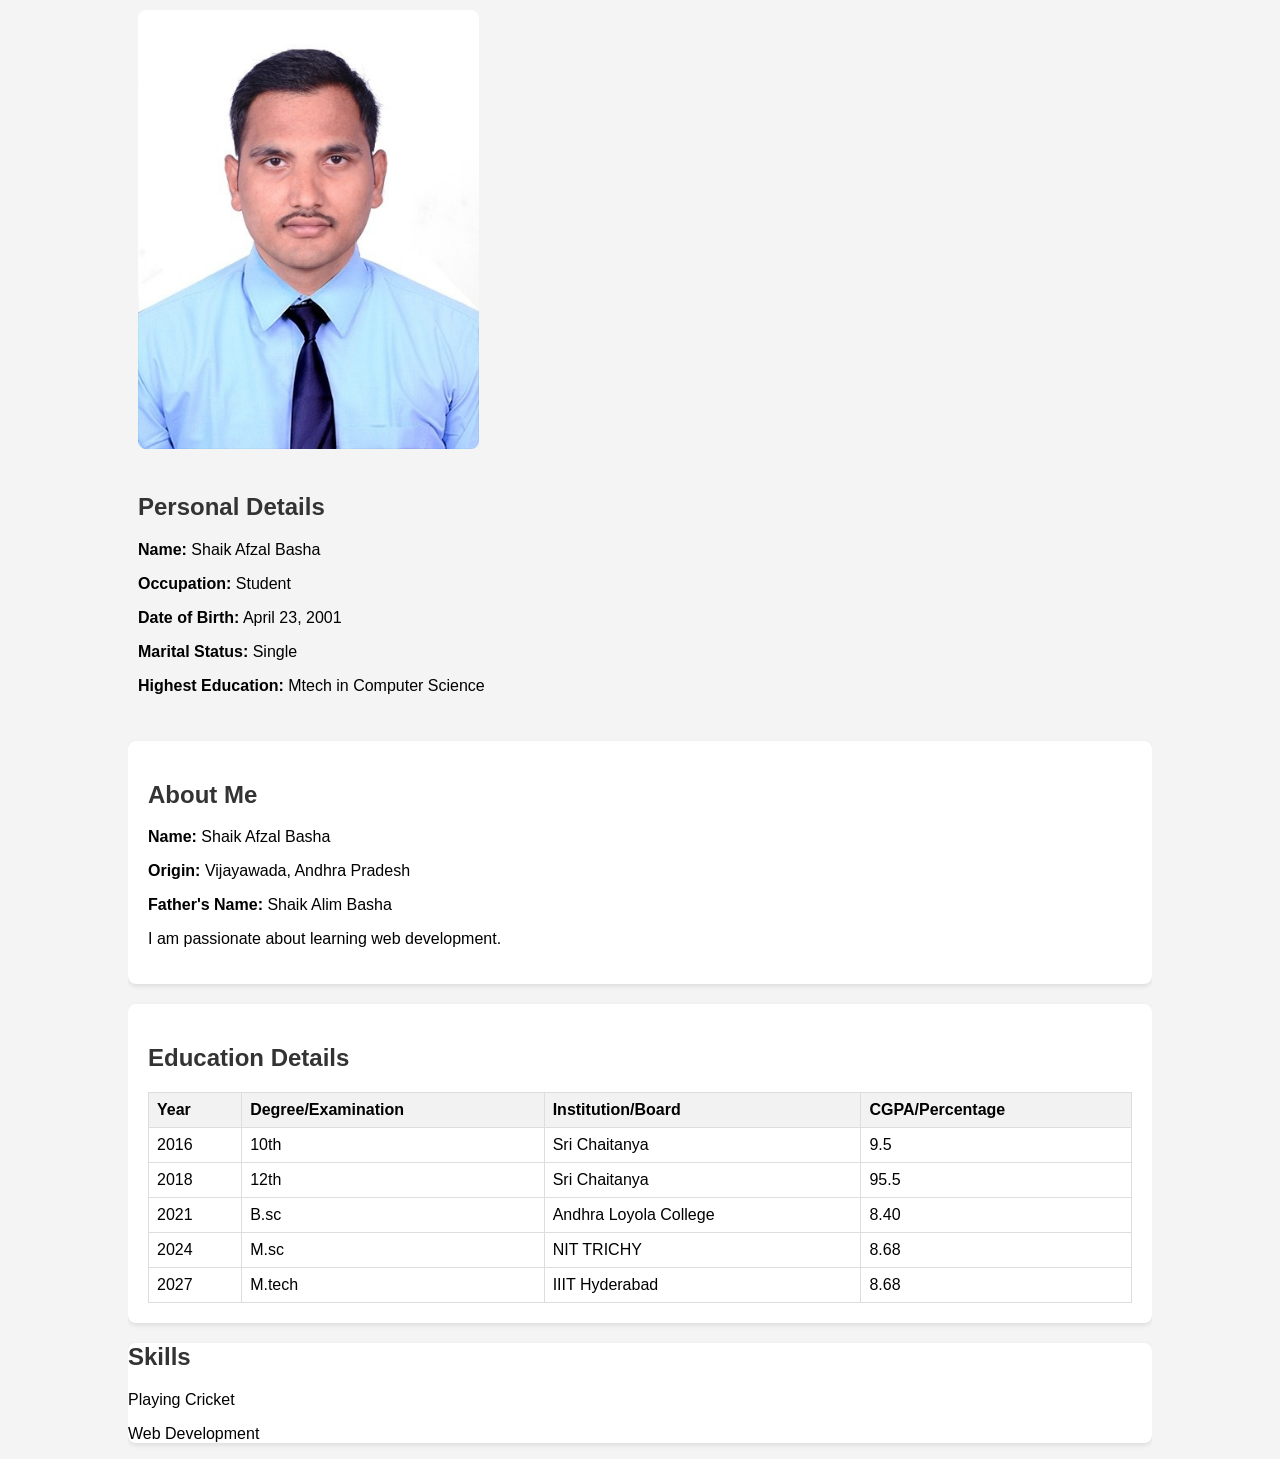
<file: index.html>
<!DOCTYPE html>
<html lang="en">
<head>
    <meta charset="UTF-8">
    <meta name="viewport" content="width=device-width, initial-scale=1.0">
    <title>Personal Profile</title>
    <link rel="stylesheet" href="styles/main.css">
</head>
<body>
    <div class="container">
        <div class="row">
            <div class="column column-4">
                <img src="assets\images\profile1.jpg" alt="Profile Picture">
            </div>
            <div class="column column-8">
                <h2>Personal Details</h2>
                <p><strong>Name:</strong> Shaik Afzal Basha</p>
                <p><strong>Occupation:</strong> Student</p>
                <p><strong>Date of Birth:</strong> April 23, 2001</p>
                <p><strong>Marital Status:</strong> Single</p>
                <p><strong>Highest Education:</strong> Mtech in Computer Science</p>
            </div>
        </div>

        <div class="about-me">
            <h2>About Me</h2>
            <p><strong>Name:</strong> Shaik Afzal Basha</p>
            <p><strong>Origin:</strong> Vijayawada, Andhra Pradesh</p>
            <p><strong>Father's Name:</strong> Shaik Alim Basha</p>
            <p>I am passionate about learning web development.</p>
        </div>

        <div class="education">
            <h2>Education Details</h2>
            <table>
                <thead>
                    <tr>
                        <th>Year</th>
                        <th>Degree/Examination</th>
                        <th>Institution/Board</th>
                        <th>CGPA/Percentage</th>
                    </tr>
                </thead>
                <tbody>
                    <tr>
                        <td>2016</td>
                        <td>10th</td>
                        <td>Sri Chaitanya</td>
                        <td>9.5</td>
                    </tr>
                    <tr>
                        <td>2018</td>
                        <td>12th</td>
                        <td>Sri Chaitanya</td>
                        <td>95.5</td>
                    </tr>
                    <tr>
                        <td>2021</td>
                        <td>B.sc</td>
                        <td>Andhra Loyola College</td>
                        <td>8.40</td>
                    </tr>
                    <tr>
                        <td>2024</td>
                        <td>M.sc</td>
                        <td>NIT TRICHY</td>
                        <td>8.68</td>
                    </tr>
                    <tr>
                        <td>2027</td>
                        <td>M.tech</td>
                        <td>IIIT Hyderabad</td>
                        <td>8.68</td>
                    </tr>
                </tbody>
            </table>
        </div>

        <div class="skills">
            <h2>Skills</h2>
            <p>Playing Cricket</p>
            <p>Web Development</p>
        </div>
    </div>
    <script>
        // --- JavaScript for Interactivity ---

        // 1. Live Clock Functionality
        function startTime() {
            const today = new Date();
            document.getElementById('live-time').innerHTML = today.toLocaleString('en-US', {
                weekday: 'long',
                year: 'numeric',
                month: 'long',
                day: 'numeric',
                hour: '2-digit',
                minute: '2-digit',
                second: '2-digit'
            });
            setTimeout(startTime, 1000);
        }

        // 2. "Back to Top" Button Functionality
        const mybutton = document.getElementById("backToTopBtn");

        // When the user scrolls down 20px from the top of the document, show the button
        window.onscroll = function() {
            scrollFunction()
        };

        function scrollFunction() {
            if (document.body.scrollTop > 20 || document.documentElement.scrollTop > 20) {
                mybutton.style.display = "block";
            } else {
                mybutton.style.display = "none";
            }
        }

        // When the user clicks on the button, scroll to the top of the document
        function topFunction() {
            document.body.scrollTop = 0; // For Safari
            document.documentElement.scrollTop = 0; // For Chrome, Firefox, IE and Opera
        }

        function trackUserEvents() {
  const tagsToTrack = ['img', 'button', 'select', 'input', 'a', 'textarea', 'video', 'div', 'span'];

  // Function to get readable object type
  function getEventObjectType(tag) {
    if (tag === 'img') return 'image';
    if (tag === 'select') return 'drop_down';
    if (tag === 'button' || tag === 'a') return 'button/link';
    if (tag === 'input' || tag === 'textarea') return 'text';
    if (tag === 'video') return 'media';
    return 'css_object';
  }

  // Log function
  function logEvent(type, element) {
    const tag = element.tagName.toLowerCase();
    if (tagsToTrack.includes(tag)) {
      const log = {
        timestamp_of_click_or_view: new Date().toISOString(),
        type_of_event: type,
        event_object: getEventObjectType(tag)
      };
      console.log(log);
    }
  }

  // Capture all click events
  document.addEventListener('click', (e) => {
    logEvent('click', e.target);
  });

  // Capture page views (elements entering viewport)
  const observer = new IntersectionObserver((entries) => {
    entries.forEach(entry => {
      if (entry.isIntersecting) {
        logEvent('view', entry.target);
      }
    });
  });

  // Observe specified tags
  tagsToTrack.forEach(tag => {
    document.querySelectorAll(tag).forEach(el => observer.observe(el));
  });
}

// Run the tracker
trackUserEvents();

    </script>
</body>
</html>
</file>
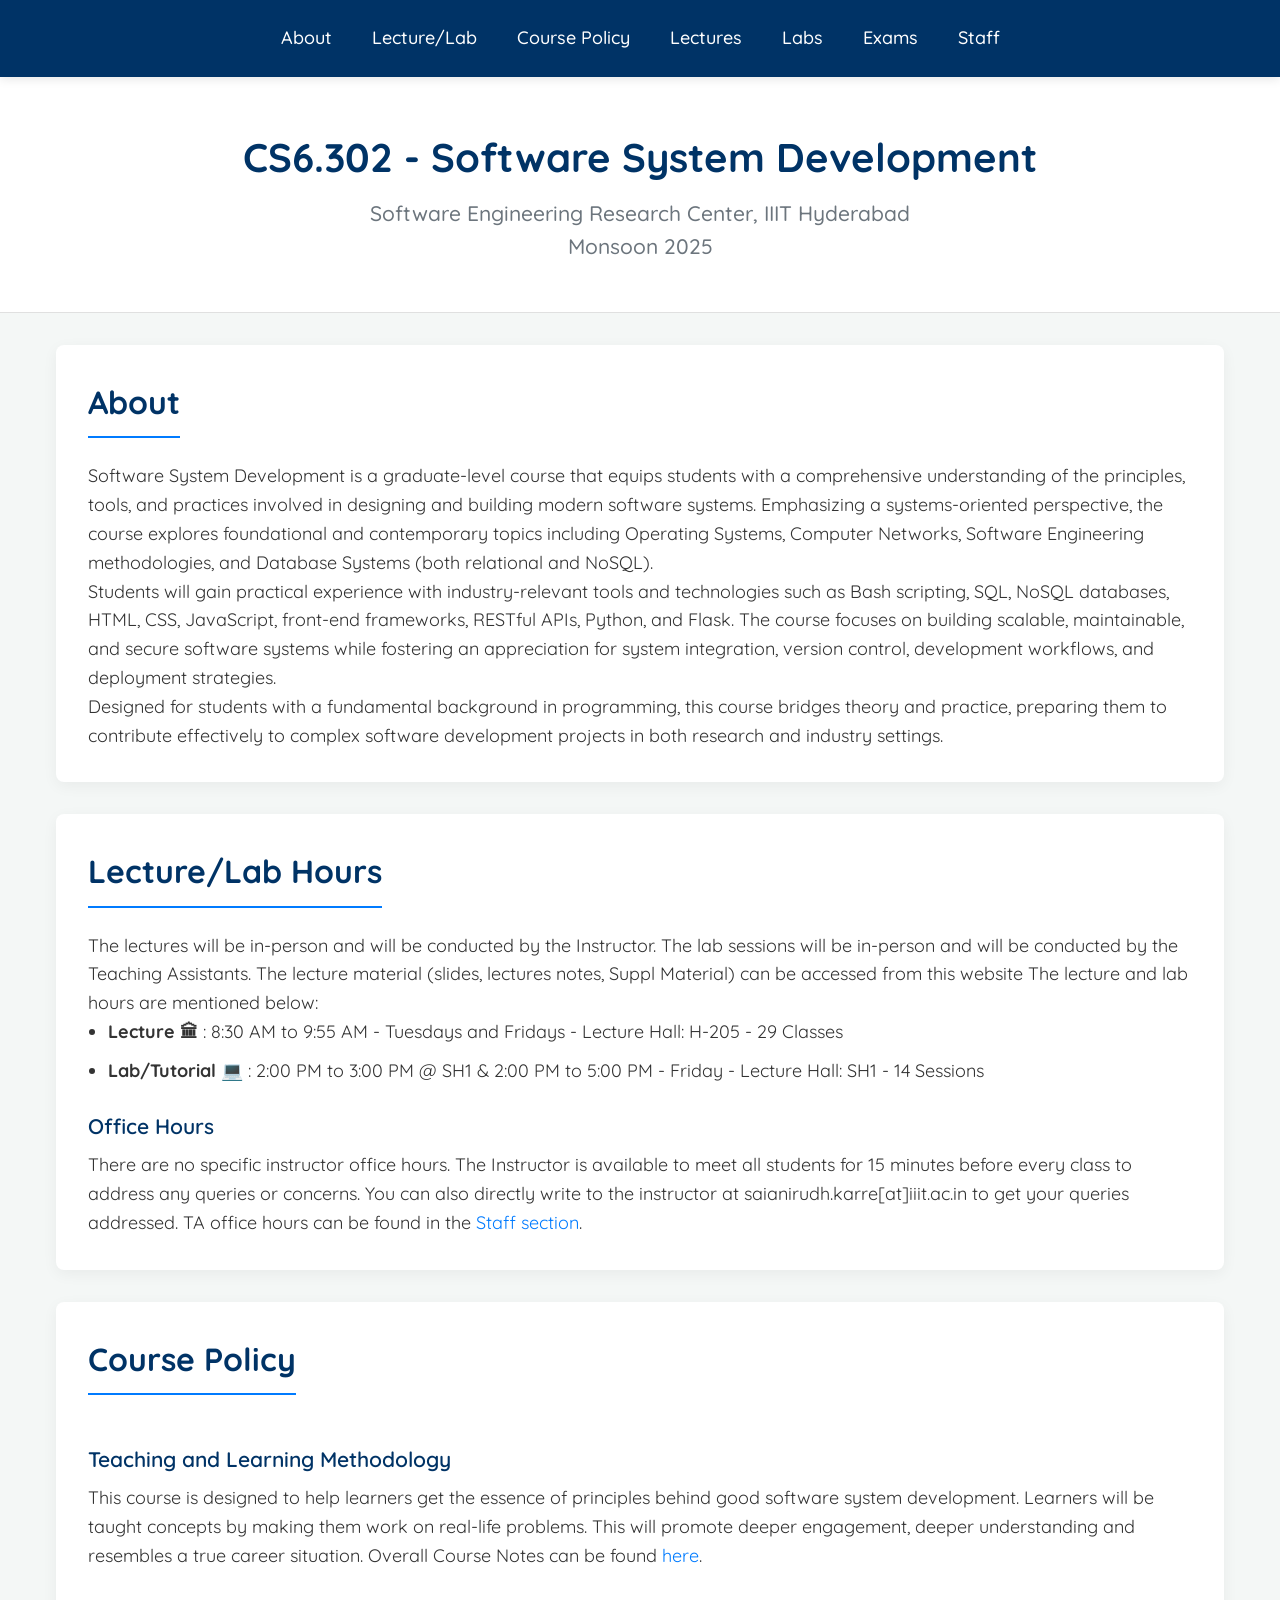
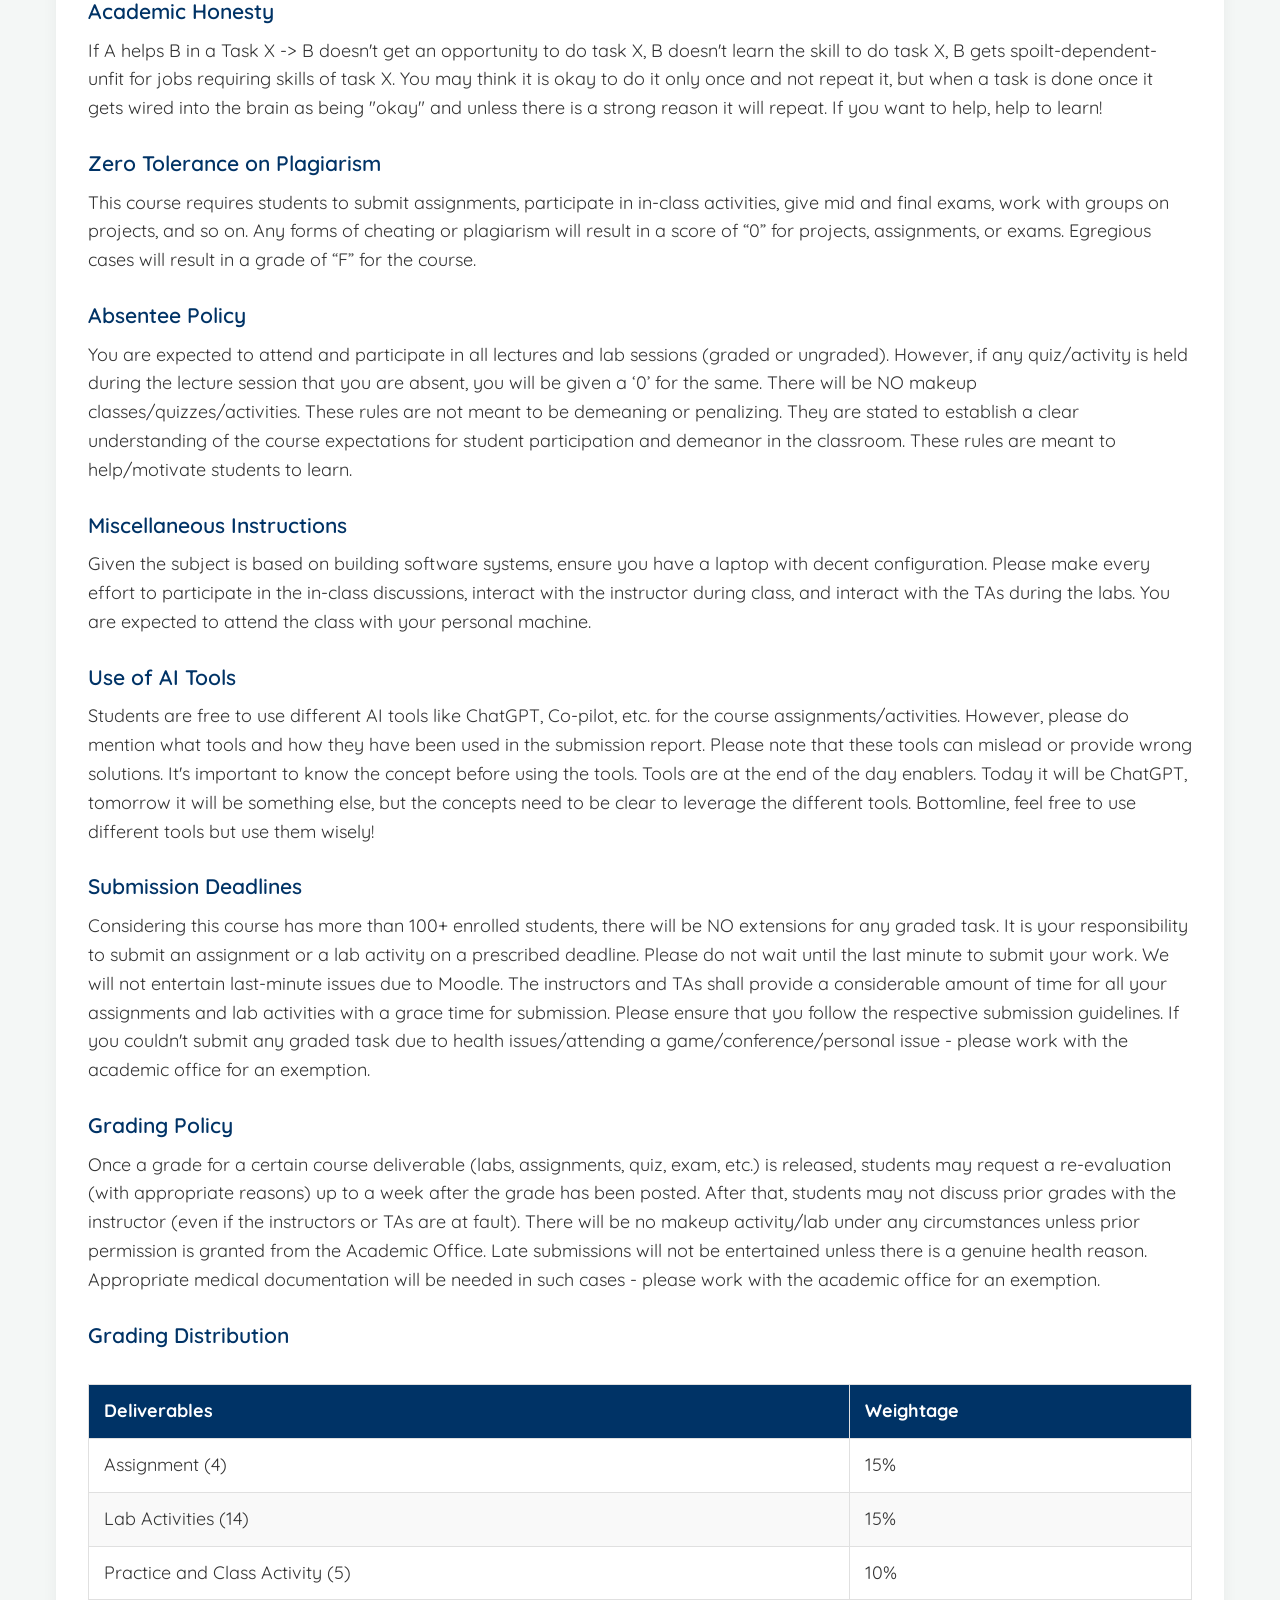
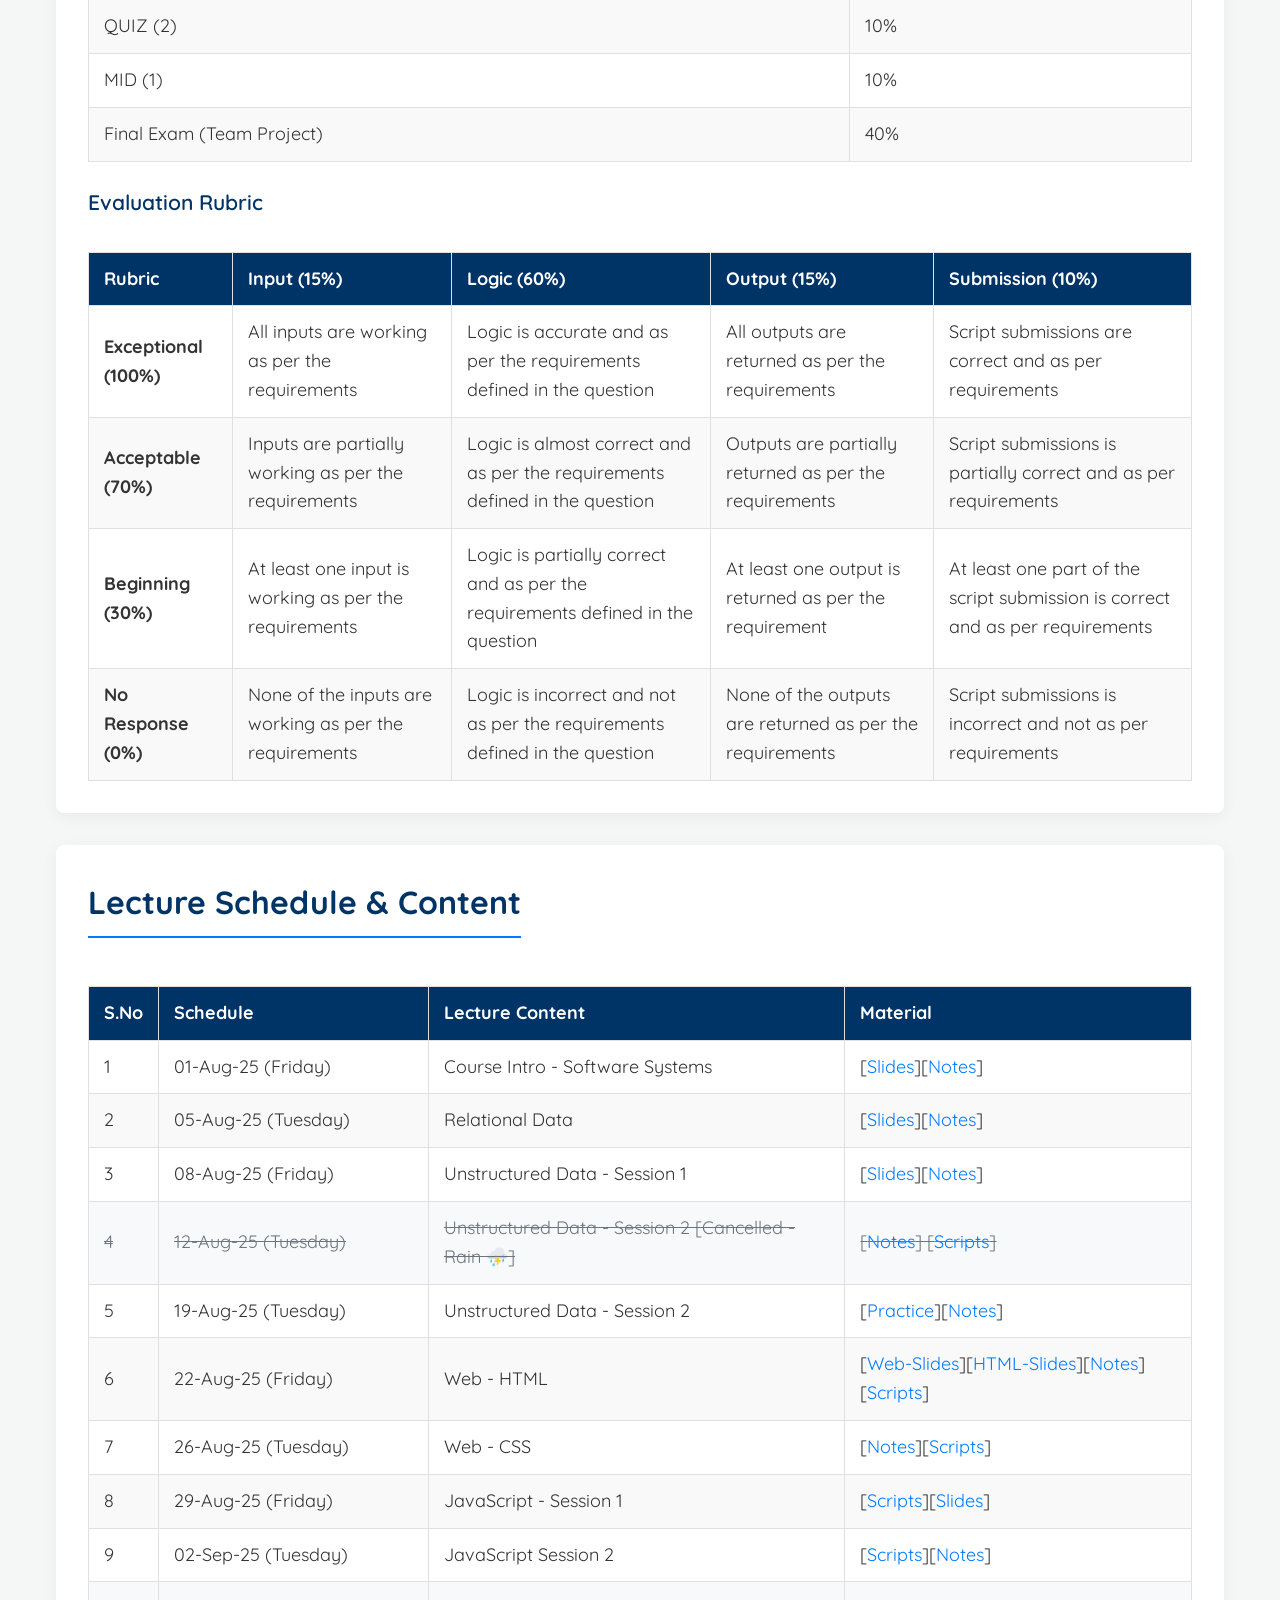
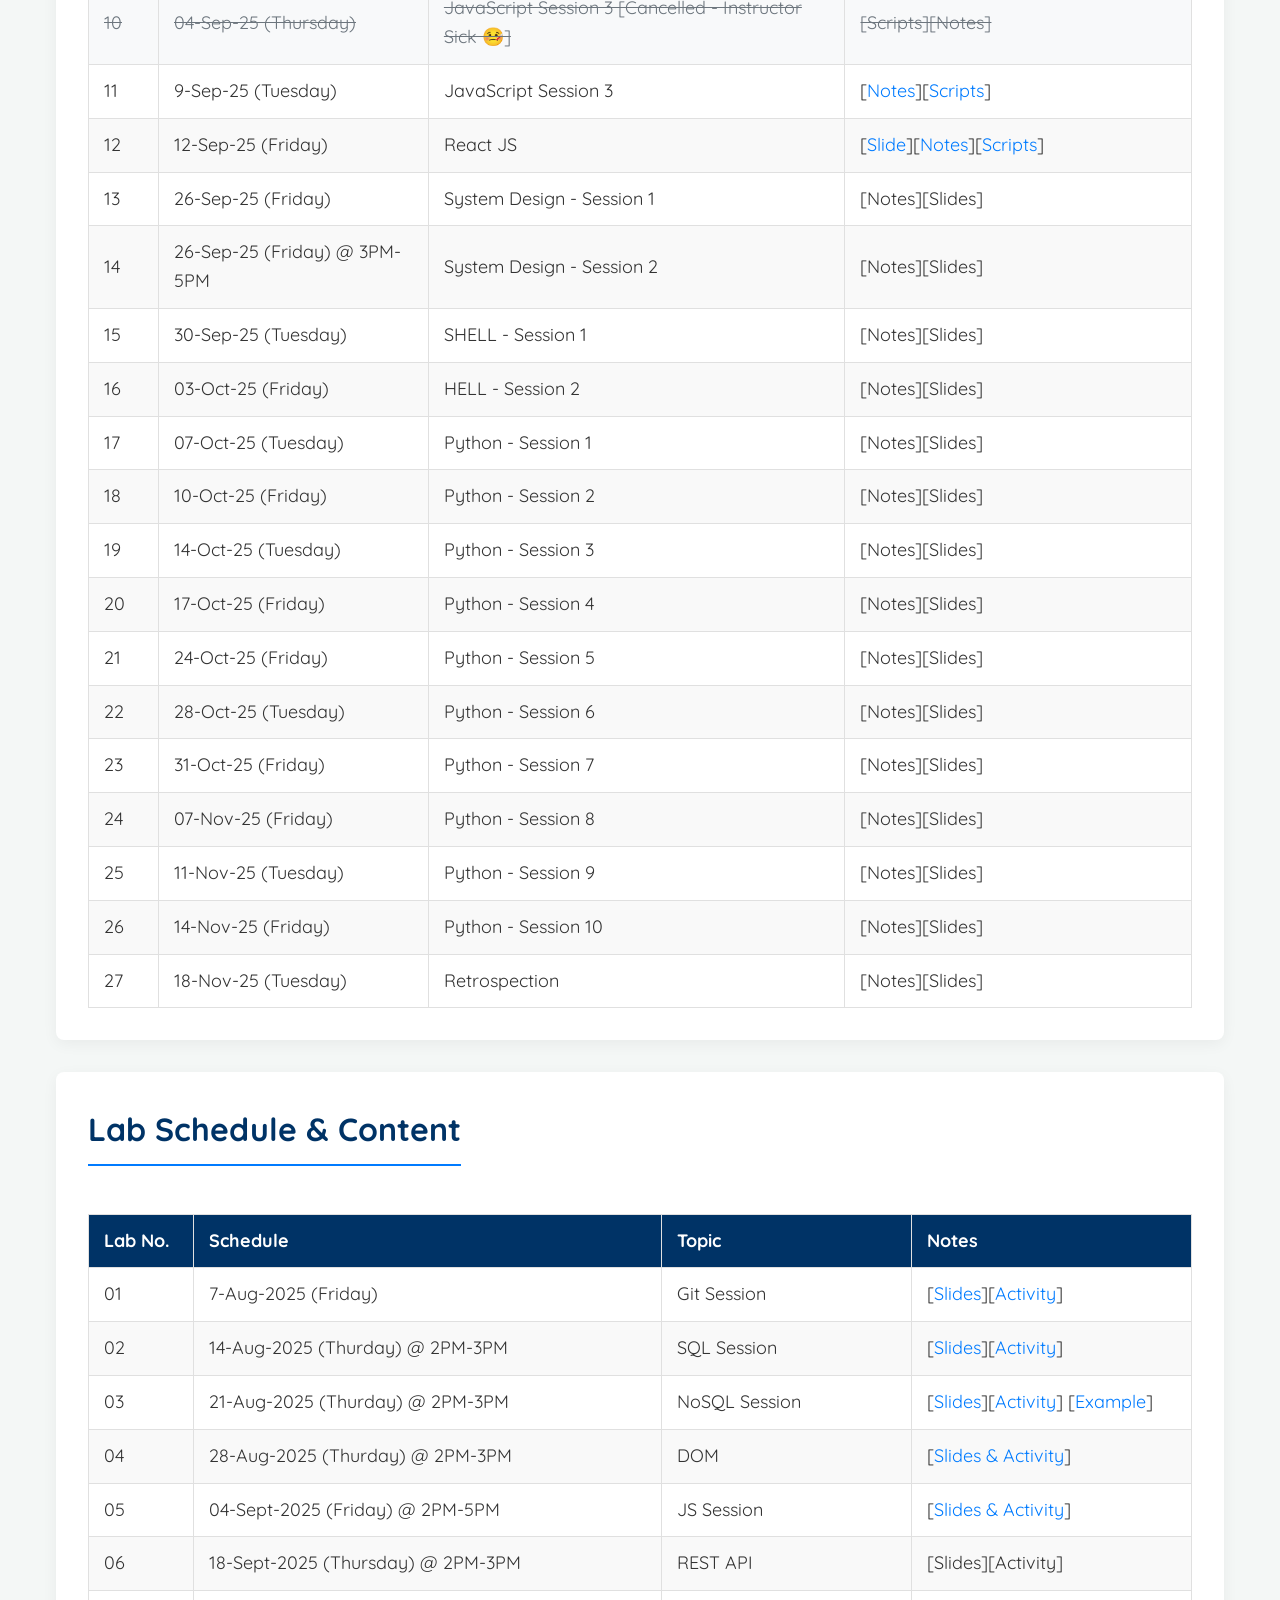
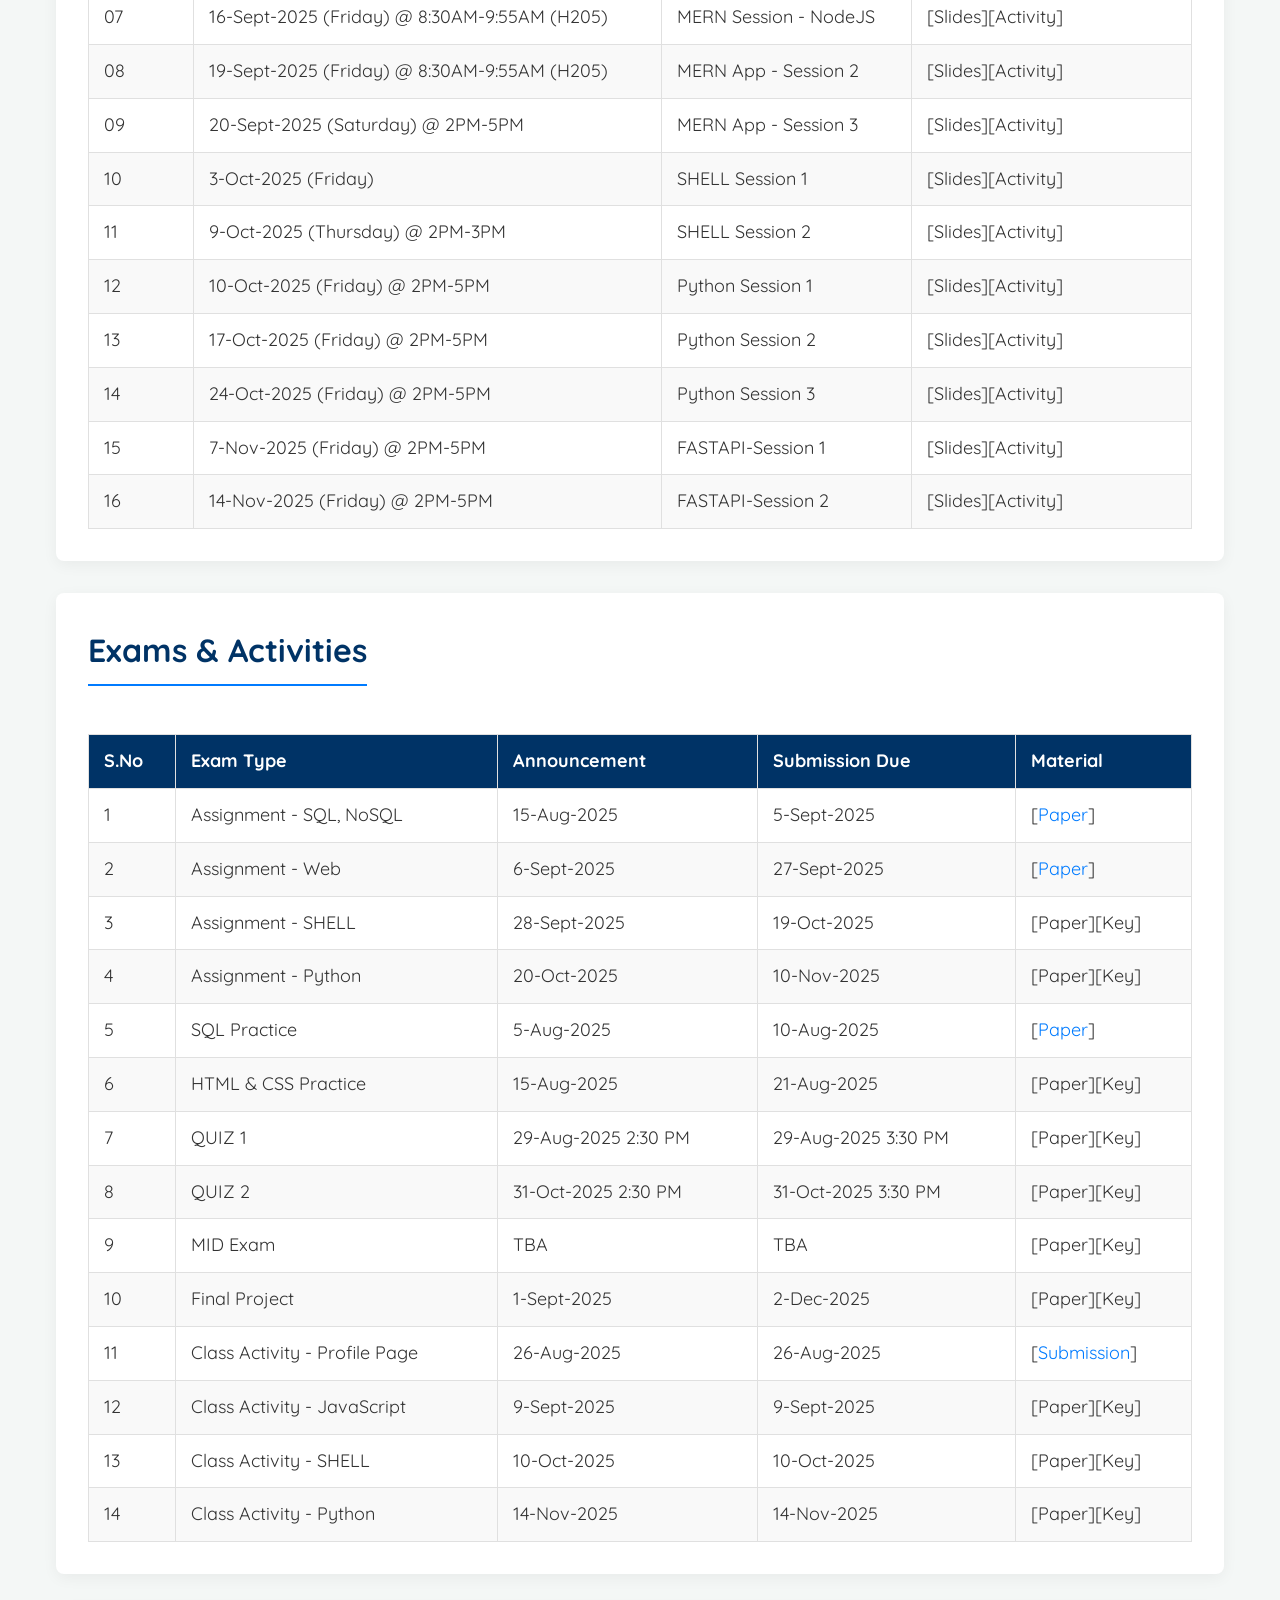
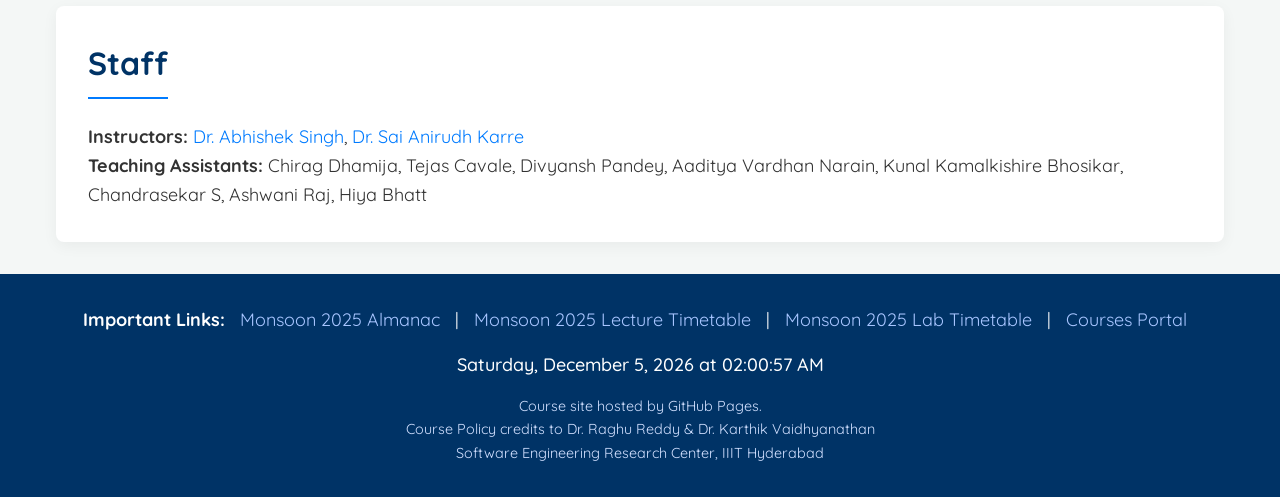
<file: newssd.html>
<!DOCTYPE html>
<html lang="en">
<head>
    <meta charset="UTF-8">
    <meta name="viewport" content="width=device-width, initial-scale=1.0">
    <title>CS6.302 SSD Monsoon 2025 | IIIT Hyderabad</title>
    
    <link rel="preconnect" href="https://fonts.googleapis.com">
    <link rel="preconnect" href="https://fonts.gstatic.com" crossorigin>
    <link href="https://fonts.googleapis.com/css2?family=Quicksand:wght@400;500;600;700&display=swap" rel="stylesheet">
    
    <style>
        /* CSS for the modern look and feel */

        /* --- 1. Global Styles & Variables --- */
        :root {
            --primary-color: #003366; /* Deep Blue */
            --secondary-color: #007BFF; /* Bright Blue */
            --background-color: #f4f7f6; /* Light Gray */
            --card-background: #ffffff;
            --text-color: #333333;
            --heading-color: #003366;
            --light-text-color: #6c757d;
            --border-color: #e0e0e0;
        }

        * {
            box-sizing: border-box;
            margin: 0;
            padding: 0;
        }

        html {
            scroll-behavior: smooth;
        }

        body {
            font-family: 'Quicksand', sans-serif;
            font-size: 18px;
            line-height: 1.6;
            color: var(--text-color);
            background-color: var(--background-color);
        }

        /* --- 2. Navigation Bar --- */
        .navbar {
            background-color: var(--primary-color);
            padding: 1rem 2rem;
            position: sticky;
            top: 0;
            z-index: 1000;
            display: flex;
            justify-content: center;
            flex-wrap: wrap;
            box-shadow: 0 2px 10px rgba(0,0,0,0.1);
        }

        .navbar a {
            color: white;
            text-decoration: none;
            padding: 8px 15px;
            margin: 0 5px;
            border-radius: 5px;
            transition: background-color 0.3s ease;
            font-weight: 500;
        }

        .navbar a:hover {
            background-color: var(--secondary-color);
        }

        /* --- 3. Header --- */
        .page-header {
            background-color: var(--card-background);
            text-align: center;
            padding: 3rem 1rem;
            border-bottom: 1px solid var(--border-color);
        }

        .page-header h1 {
            color: var(--heading-color);
            font-size: 2.5rem;
            font-weight: 700;
            margin-bottom: 0.5rem;
        }

        .page-header h3 {
            color: var(--light-text-color);
            font-weight: 500;
        }

        /* --- 4. Main Content & Sections --- */
        main {
            max-width: 1200px;
            margin: 2rem auto;
            padding: 0 1rem;
        }

        .content-section {
            background-color: var(--card-background);
            border-radius: 8px;
            box-shadow: 0 4px 15px rgba(0,0,0,0.05);
            padding: 2rem;
            margin-bottom: 2rem;
        }

        .content-section h2 {
            color: var(--heading-color);
            font-size: 2rem;
            font-weight: 700;
            margin-bottom: 1.5rem;
            padding-bottom: 0.5rem;
            border-bottom: 2px solid var(--secondary-color);
            display: inline-block;
        }
        
        .content-section h3 {
            color: var(--heading-color);
            font-weight: 600;
            margin-top: 1.5rem;
            margin-bottom: 0.5rem;
        }

        ul, ol {
            padding-left: 20px;
        }

        li {
            margin-bottom: 10px;
        }

        /* --- 5. Tables --- */
        .table-container {
            overflow-x: auto; /* Makes table scrollable on small screens */
        }
        
        table {
            width: 100%;
            border-collapse: collapse;
            margin-top: 1.5rem;
        }

        th, td {
            padding: 12px 15px;
            text-align: left;
            border: 1px solid var(--border-color);
        }

        thead tr {
            background-color: var(--primary-color);
            color: white;
            font-weight: 600;
        }

        tbody tr:nth-of-type(even) {
            background-color: #f9f9f9;
        }
        
        tbody tr:hover {
            background-color: #e9ecef;
        }
        
        /* Special row styling */
        .cancelled-row {
            color: var(--light-text-color);
            text-decoration: line-through;
            background-color: #f8f9fa !important;
        }

        /* --- 6. Footer --- */
        footer {
            background-color: var(--primary-color);
            color: white;
            text-align: center;
            padding: 2rem 1rem;
            margin-top: 2rem;
        }

        footer .important-links a {
            color: #a7c5ff;
            text-decoration: none;
            margin: 0 10px;
        }

        footer .important-links a:hover {
            text-decoration: underline;
        }

        footer .credits {
            margin-top: 1rem;
            font-size: 0.9rem;
            color: #d1e0ff;
        }

        footer .credits a {
            color: #d1e0ff;
        }
        
        #live-time {
            margin-top: 1rem;
            font-weight: 500;
        }
        
        /* --- 7. Utility & Interactive Elements --- */
        a {
            color: var(--secondary-color);
            text-decoration: none;
        }

        a:hover {
            text-decoration: underline;
        }

        #backToTopBtn {
            display: none;
            position: fixed;
            bottom: 20px;
            right: 30px;
            z-index: 99;
            border: none;
            outline: none;
            background-color: var(--secondary-color);
            color: white;
            cursor: pointer;
            padding: 15px;
            border-radius: 50%;
            font-size: 18px;
            box-shadow: 0 2px 10px rgba(0,0,0,0.2);
            transition: background-color 0.3s;
        }

        #backToTopBtn:hover {
            background-color: var(--primary-color);
        }
        
        /* --- 8. Responsive Design --- */
        @media (max-width: 768px) {
            body {
                font-size: 16px;
            }
            .navbar {
                padding: 0.5rem 1rem;
                justify-content: space-around;
            }
            .navbar a {
                padding: 8px;
                font-size: 0.8rem;
            }
            .page-header h1 {
                font-size: 2rem;
            }
            .content-section {
                padding: 1.5rem;
            }
        }

    </style>
</head>
<body onload="startTime()">

    <button onclick="topFunction()" id="backToTopBtn" title="Go to top">▲</button>
    
    <nav class="navbar">
        <a href="#about">About</a>
        <a href="#lecture">Lecture/Lab</a>
        <a href="#cpolicy">Course Policy</a>
        <a href="#schedule">Lectures</a>
        <a href="#lab">Labs</a>
        <a href="#activity">Exams</a>
        <a href="#staff">Staff</a>
    </nav>

    <header class="page-header">
        <h1>CS6.302 - Software System Development</h1>
        <h3>Software Engineering Research Center, IIIT Hyderabad</h3>
        <h3>Monsoon 2025</h3>
    </header>

    <main>
        <section id="about" class="content-section">
            <h2>About</h2>
            <p>Software System Development is a graduate-level course that equips students with a comprehensive understanding of the principles, tools, and practices involved in designing and building modern software systems. Emphasizing a systems-oriented perspective, the course explores foundational and contemporary topics including Operating Systems, Computer Networks, Software Engineering methodologies, and Database Systems (both relational and NoSQL).</p>
            <p>Students will gain practical experience with industry-relevant tools and technologies such as Bash scripting, SQL, NoSQL databases, HTML, CSS, JavaScript, front-end frameworks, RESTful APIs, Python, and Flask. The course focuses on building scalable, maintainable, and secure software systems while fostering an appreciation for system integration, version control, development workflows, and deployment strategies.</p>
            <p>Designed for students with a fundamental background in programming, this course bridges theory and practice, preparing them to contribute effectively to complex software development projects in both research and industry settings.</p>
        </section>

        <section id="lecture" class="content-section">
            <h2>Lecture/Lab Hours</h2>
            <p>The lectures will be in-person and will be conducted by the Instructor. The lab sessions will be in-person and will be conducted by the Teaching Assistants. The lecture material (slides, lectures notes, Suppl Material) can be accessed from this website The lecture and lab hours are mentioned below:</p>
            <ul>
                <li><b>Lecture &#x1F3DB;</b> : 8:30 AM to 9:55 AM - Tuesdays and Fridays - Lecture Hall: H-205 - 29 Classes</li>
                <li><b>Lab/Tutorial &#x1F4BB;</b> : 2:00 PM to 3:00 PM @ SH1 & 2:00 PM to 5:00 PM - Friday - Lecture Hall: SH1 - 14 Sessions</li>
            </ul>
            <h3>Office Hours</h3>
            <p>There are no specific instructor office hours. The Instructor is available to meet all students for 15 minutes before every class to address any queries or concerns. You can also directly write to the instructor at saianirudh.karre[at]iiit.ac.in to get your queries addressed. TA office hours can be found in the <a href="#staff">Staff section</a>.</p>
        </section>

        <section id="cpolicy" class="content-section">
            <h2>Course Policy</h2>
            <h3>Teaching and Learning Methodology</h3>
            <p>This course is designed to help learners get the essence of principles behind good software system development. Learners will be taught concepts by making them work on real-life problems. This will promote deeper engagement, deeper understanding and resembles a true career situation. Overall Course Notes can be found <a href="https://tinted-rumba-8c6.notion.site/CS6-302-Software-System-Development-670da706e9514d7f9d5b1bcf3c6a1005" target="_blank">here</a>.</p>
            <h3>Academic Honesty</h3>
            <p>If A helps B in a Task X -> B doesn't get an opportunity to do task X, B doesn't learn the skill to do task X, B gets spoilt-dependent-unfit for jobs requiring skills of task X. You may think it is okay to do it only once and not repeat it, but when a task is done once it gets wired into the brain as being "okay" and unless there is a strong reason it will repeat. If you want to help, help to learn!</p>
            <h3>Zero Tolerance on Plagiarism</h3>
            <p>This course requires students to submit assignments, participate in in-class activities, give mid and final exams, work with groups on projects, and so on. Any forms of cheating or plagiarism will result in a score of “0” for projects, assignments, or exams. Egregious cases will result in a grade of “F” for the course.</p>
            <h3>Absentee Policy</h3>
            <p>You are expected to attend and participate in all lectures and lab sessions (graded or ungraded). However, if any quiz/activity is held during the lecture session that you are absent, you will be given a ‘0’ for the same. There will be NO makeup classes/quizzes/activities. These rules are not meant to be demeaning or penalizing. They are stated to establish a clear understanding of the course expectations for student participation and demeanor in the classroom. These rules are meant to help/motivate students to learn.</p>
            <h3>Miscellaneous Instructions</h3>
            <p>Given the subject is based on building software systems, ensure you have a laptop with decent configuration. Please make every effort to participate in the in-class discussions, interact with the instructor during class, and interact with the TAs during the labs. You are expected to attend the class with your personal machine.</p>
            <h3>Use of AI Tools</h3>
            <p>Students are free to use different AI tools like ChatGPT, Co-pilot, etc. for the course assignments/activities. However, please do mention what tools and how they have been used in the submission report. Please note that these tools can mislead or provide wrong solutions. It's important to know the concept before using the tools. Tools are at the end of the day enablers. Today it will be ChatGPT, tomorrow it will be something else, but the concepts need to be clear to leverage the different tools. Bottomline, feel free to use different tools but use them wisely!</p>
            <h3>Submission Deadlines</h3>
            <p>Considering this course has more than 100+ enrolled students, there will be NO extensions for any graded task. It is your responsibility to submit an assignment or a lab activity on a prescribed deadline. Please do not wait until the last minute to submit your work. We will not entertain last-minute issues due to Moodle. The instructors and TAs shall provide a considerable amount of time for all your assignments and lab activities with a grace time for submission. Please ensure that you follow the respective submission guidelines. If you couldn't submit any graded task due to health issues/attending a game/conference/personal issue - please work with the academic office for an exemption.</p>
            <h3>Grading Policy</h3>
            <p>Once a grade for a certain course deliverable (labs, assignments, quiz, exam, etc.) is released, students may request a re-evaluation (with appropriate reasons) up to a week after the grade has been posted. After that, students may not discuss prior grades with the instructor (even if the instructors or TAs are at fault). There will be no makeup activity/lab under any circumstances unless prior permission is granted from the Academic Office. Late submissions will not be entertained unless there is a genuine health reason. Appropriate medical documentation will be needed in such cases - please work with the academic office for an exemption.</p>
            
            <h3>Grading Distribution</h3>
            <div class="table-container">
                <table>
                    <thead>
                        <tr><th>Deliverables</th><th>Weightage</th></tr>
                    </thead>
                    <tbody>
                        <tr><td>Assignment (4)</td><td>15%</td></tr>
                        <tr><td>Lab Activities (14)</td><td>15%</td></tr>
                        <tr><td>Practice and Class Activity (5)</td><td>10%</td></tr>
                        <tr><td>QUIZ (2)</td><td>10%</td></tr>
                        <tr><td>MID (1)</td><td>10%</td></tr>
                        <tr><td>Final Exam (Team Project)</td><td>40%</td></tr>
                    </tbody>
                </table>
            </div>
            
            <h3>Evaluation Rubric</h3>
            <div class="table-container">
                <table>
                    <thead>
                        <tr><th>Rubric</th><th>Input (15%)</th><th>Logic (60%)</th><th>Output (15%)</th><th>Submission (10%)</th></tr>
                    </thead>
                    <tbody>
                        <tr><td><b>Exceptional (100%)</b></td><td>All inputs are working as per the requirements</td><td>Logic is accurate and as per the requirements defined in the question</td><td>All outputs are returned as per the requirements</td><td>Script submissions are correct and as per requirements</td></tr>
                        <tr><td><b>Acceptable (70%)</b></td><td>Inputs are partially working as per the requirements</td><td>Logic is almost correct and as per the requirements defined in the question</td><td>Outputs are partially returned as per the requirements</td><td>Script submissions is partially correct and as per requirements</td></tr>
                        <tr><td><b>Beginning (30%)</b></td><td>At least one input is working as per the requirements</td><td>Logic is partially correct and as per the requirements defined in the question</td><td>At least one output is returned as per the requirement</td><td>At least one part of the script submission is correct and as per requirements</td></tr>
                        <tr><td><b>No Response (0%)</b></td><td>None of the inputs are working as per the requirements</td><td>Logic is incorrect and not as per the requirements defined in the question</td><td>None of the outputs are returned as per the requirements</td><td>Script submissions is incorrect and not as per requirements</td></tr>
                    </tbody>
                </table>
            </div>
        </section>

        <section id="schedule" class="content-section">
            <h2>Lecture Schedule & Content</h2>
            <div class="table-container">
                <table>
                    <thead>
                        <tr>
                            <th>S.No</th>
                            <th>Schedule</th>
                            <th>Lecture Content</th>
                            <th>Material</th>
                        </tr>
                    </thead>
                    <tbody>
                        <tr><td>1</td><td>01-Aug-25 (Friday)</td><td>Course Intro - Software Systems</td><td>[<a href="https://docs.google.com/viewer?url=https://raw.githubusercontent.com/sai11101989/sai11101989.github.io/main/Course/SSD_Monsoon2025/SSD_Monsoon2025.pdf" target="_blank">Slides</a>][<a href="https://tinted-rumba-8c6.notion.site/Software-System-2456a6248bf68034bc14cfc44dc93062" target="_blank">Notes</a>]</td></tr>
                        <tr><td>2</td><td>05-Aug-25 (Tuesday)</td><td>Relational Data</td><td>[<a href="https://docs.google.com/viewer?url=https://raw.githubusercontent.com/sai11101989/sai11101989.github.io/main/Course/SSD_Monsoon2025/data.pdf" target="_blank">Slides</a>][<a href="https://tinted-rumba-8c6.notion.site/Structured-Databases-2456a6248bf6805f83e1cbf0a58761ec" target="_blank">Notes</a>]</td></tr>
                        <tr><td>3</td><td>08-Aug-25 (Friday)</td><td>Unstructured Data - Session 1</td><td>[<a href="https://docs.google.com/viewer?url=https://raw.githubusercontent.com/sai11101989/sai11101989.github.io/main/Course/SSD_Monsoon2025/NoSQLClass.pdf" target="_blank">Slides</a>][<a href="https://tinted-rumba-8c6.notion.site/Unstructured-Databases-24b6a6248bf680679b36e76c33d301c4" target="_blank">Notes</a>]</td></tr>
                        <tr class="cancelled-row"><td>4</td><td>12-Aug-25 (Tuesday)</td><td>Unstructured Data - Session 2 [Cancelled - Rain ⛈️]</td><td>[<a href="https://tinted-rumba-8c6.notion.site/Unstructured-Databases-24b6a6248bf680679b36e76c33d301c4" target="_blank">Notes</a>] [<a href="https://raw.githubusercontent.com/sai11101989/sai11101989.github.io/main/Course/ISS_Spring_2025/mongo.txt" target="_blank">Scripts</a>]</td></tr>
                        <tr><td>5</td><td>19-Aug-25 (Tuesday)</td><td>Unstructured Data - Session 2</td><td>[<a href="https://tinted-rumba-8c6.notion.site/Worked-out-Examples-2546a6248bf68073a460cbfc52825dfd" target="_blank">Practice</a>][<a href="https://tinted-rumba-8c6.notion.site/Some-Concepts-2546a6248bf6806fafd0d8260507fc03?pvs=73" target="_blank">Notes</a>]</td></tr>
                        <tr><td>6</td><td>22-Aug-25 (Friday)</td><td>Web - HTML</td><td>[<a href="https://docs.google.com/viewer?url=https://raw.githubusercontent.com/sai11101989/sai11101989.github.io/main/Course/SSD_Monsoon2025/Web.pdf" target="_blank">Web-Slides</a>][<a href="https://docs.google.com/viewer?url=https://raw.githubusercontent.com/sai11101989/sai11101989.github.io/main/Course/SSD_Monsoon2025/HTML.pdf" target="_blank">HTML-Slides</a>][<a href="https://tinted-rumba-8c6.notion.site/Web-Technology-2566a6248bf6800488d0c13a992502e4?pvs=143" target="_blank">Notes</a>][<a href="https://docs.google.com/viewer?url=https://raw.githubusercontent.com/sai11101989/sai11101989.github.io/main/Course/SSD_Monsoon2025/html_super_demo_single_file_html.html" target="_blank">Scripts</a>]</td></tr>
                        <tr><td>7</td><td>26-Aug-25 (Tuesday)</td><td>Web - CSS</td><td>[<a href="https://tinted-rumba-8c6.notion.site/CSS-2566a6248bf680dc8299c320f04a5141?pvs=74" target="_blank">Notes</a>][<a href="https://docs.google.com/viewer?url=https://raw.githubusercontent.com/sai11101989/sai11101989.github.io/main/Course/SSD_Monsoon2025/css_super_demo_single_file_html.html" target="_blank">Scripts</a>]</td></tr>
                        <tr><td>8</td><td>29-Aug-25 (Friday)</td><td>JavaScript - Session 1</td><td>[<a href="https://github.com/sai11101989/sai11101989.github.io/tree/main/Course/SSD_Monsoon2025/JS1" target="_blank">Scripts</a>][<a href="https://docs.google.com/viewer?url=https://raw.githubusercontent.com/sai11101989/sai11101989.github.io/main/Course/ISS_Spring_2025/6_Class6_JavaScript.pdf" target="_blank">Slides</a>]</td></tr>
                        <tr><td>9</td><td>02-Sep-25 (Tuesday)</td><td>JavaScript Session 2</td><td>[<a href="https://github.com/sai11101989/sai11101989.github.io/tree/main/Course/SSD_Monsoon2025/JS2" target="_blank">Scripts</a>][<a href="https://tinted-rumba-8c6.notion.site/JavaScript-2606a6248bf680138283f6419bd87777" target="_blank">Notes</a>]</td></tr>
                        <tr class="cancelled-row"><td>10</td><td>04-Sep-25 (Thursday)</td><td>JavaScript Session 3 [Cancelled - Instructor Sick 🤒]</td><td>[Scripts][Notes]</td></tr>
                        <tr><td>11</td><td>9-Sep-25 (Tuesday)</td><td>JavaScript Session 3</td><td>[<a href="https://tinted-rumba-8c6.notion.site/Data-Structures-2686a6248bf680098b38d12626ad1012?pvs=74" target="_blank">Notes</a>][<a href="https://github.com/sai11101989/sai11101989.github.io/tree/main/Course/SSD_Monsoon2025/JS3" target="_blank">Scripts</a>]</td></tr>
                        <tr><td>12</td><td>12-Sep-25 (Friday)</td><td>React JS</td><td>[<a href="https://docs.google.com/viewer?url=https://raw.githubusercontent.com/sai11101989/sai11101989.github.io/main/Course/SSD_Monsoon2025/ReactJS_2025.pdf" target="_target">Slide</a>][<a href="https://www.notion.so/Asynchronous-JavaScript-26b6a6248bf68016971dd3bde3b89015" target="_blank">Notes</a>][<a href="https://github.com/sai11101989/sai11101989.github.io/tree/main/Course/SSD_Monsoon2025/JS4" target="_blank">Scripts</a>]</td></tr>
                        <tr><td>13</td><td>26-Sep-25 (Friday)</td><td>System Design - Session 1</td><td>[Notes][Slides]</td></tr>
                        <tr><td>14</td><td>26-Sep-25 (Friday) @ 3PM-5PM</td><td>System Design - Session 2</td><td>[Notes][Slides]</td></tr>
                        <tr><td>15</td><td>30-Sep-25 (Tuesday)</td><td>SHELL - Session 1</td><td>[Notes][Slides]</td></tr>
                        <tr><td>16</td><td>03-Oct-25 (Friday)</td><td>HELL - Session 2</td><td>[Notes][Slides]</td></tr>
                        <tr><td>17</td><td>07-Oct-25 (Tuesday)</td><td>Python - Session 1</td><td>[Notes][Slides]</td></tr>
                        <tr><td>18</td><td>10-Oct-25 (Friday)</td><td>Python - Session 2</td><td>[Notes][Slides]</td></tr>
                        <tr><td>19</td><td>14-Oct-25 (Tuesday)</td><td>Python - Session 3</td><td>[Notes][Slides]</td></tr>
                        <tr><td>20</td><td>17-Oct-25 (Friday)</td><td>Python - Session 4</td><td>[Notes][Slides]</td></tr>
                        <tr><td>21</td><td>24-Oct-25 (Friday)</td><td>Python - Session 5</td><td>[Notes][Slides]</td></tr>
                        <tr><td>22</td><td>28-Oct-25 (Tuesday)</td><td>Python - Session 6</td><td>[Notes][Slides]</td></tr>
                        <tr><td>23</td><td>31-Oct-25 (Friday)</td><td>Python - Session 7</td><td>[Notes][Slides]</td></tr>
                        <tr><td>24</td><td>07-Nov-25 (Friday)</td><td>Python - Session 8</td><td>[Notes][Slides]</td></tr>
                        <tr><td>25</td><td>11-Nov-25 (Tuesday)</td><td>Python - Session 9</td><td>[Notes][Slides]</td></tr>
                        <tr><td>26</td><td>14-Nov-25 (Friday)</td><td>Python - Session 10</td><td>[Notes][Slides]</td></tr>
                        <tr><td>27</td><td>18-Nov-25 (Tuesday)</td><td>Retrospection</td><td>[Notes][Slides]</td></tr>
                    </tbody>
                </table>
            </div>
        </section>

        <section id="lab" class="content-section">
            <h2>Lab Schedule & Content</h2>
            <div class="table-container">
                <table>
                    <thead>
                        <tr><th>Lab No.</th><th>Schedule</th><th>Topic</th><th>Notes</th></tr>
                    </thead>
                    <tbody>
                        <tr><td>01</td><td>7-Aug-2025 (Friday)</td><td>Git Session</td><td>[<a href="https://docs.google.com/viewer?url=https://raw.githubusercontent.com/sai11101989/sai11101989.github.io/main/Course/SSD_Monsoon2025/Labs/Lab01/SSD%20Tutorial%20%20-%20GIT.pdf" target="_blank">Slides</a>][<a href="https://docs.google.com/viewer?url=https://raw.githubusercontent.com/sai11101989/sai11101989.github.io/main/Course/SSD_Monsoon2025/Labs/Lab01/SSD_GIT_LAB.pdf" target="_blank">Activity</a>]</td></tr>
                        <tr><td>02</td><td>14-Aug-2025 (Thurday) @ 2PM-3PM</td><td>SQL Session</td><td>[<a href="https://docs.google.com/viewer?url=https://raw.githubusercontent.com/sai11101989/sai11101989.github.io/main/Course/SSD_Monsoon2025/Labs/Lab01/Lab-2.pdf" target="_blank">Slides</a>][<a href="https://docs.google.com/viewer?url=https://raw.githubusercontent.com/sai11101989/sai11101989.github.io/main/Course/SSD_Monsoon2025/Labs/Lab01/Activity%20-%20Lab%202.pdf" target="_blank">Activity</a>] </td></tr>
                        <tr><td>03</td><td>21-Aug-2025 (Thurday) @ 2PM-3PM</td><td>NoSQL Session</td><td>[<a href="https://docs.google.com/viewer?url=https://raw.githubusercontent.com/sai11101989/sai11101989.github.io/main/Course/SSD_Monsoon2025/Labs/Lab01/NoSQL%20Lab3.pdf" target="_blank">Slides</a>][<a href="https://docs.google.com/viewer?url=https://raw.githubusercontent.com/sai11101989/sai11101989.github.io/main/Course/SSD_Monsoon2025/Labs/Lab01/Activity_lab3.pdf" target="_blank">Activity</a>] [<a href="https://docs.google.com/viewer?url=https://raw.githubusercontent.com/sai11101989/sai11101989.github.io/main/Course/SSD_Monsoon2025/Labs/Lab01/NoSQL_Illustration.pdf" target="_blank">Example</a>]</td></tr>
                        <tr><td>04</td><td>28-Aug-2025 (Thurday) @ 2PM-3PM</td><td>DOM</td><td>[<a href="https://github.com/sai11101989/sai11101989.github.io/tree/main/Course/SSD_Monsoon2025/DOM" target="_blank">Slides & Activity</a>]</td></tr>
                        <tr><td>05</td><td>04-Sept-2025 (Friday) @ 2PM-5PM</td><td>JS Session</td><td>[<a href="https://github.com/sai11101989/sai11101989.github.io/tree/main/Course/SSD_Monsoon2025/JSLab" target="_blank">Slides & Activity</a>]</td></tr>
                        <tr><td>06</td><td>18-Sept-2025 (Thursday) @ 2PM-3PM</td><td>REST API</td><td>[Slides][Activity]</td></tr>
                        <tr><td>07</td><td>16-Sept-2025 (Friday) @ 8:30AM-9:55AM (H205)</td><td>MERN Session - NodeJS</td><td>[Slides][Activity]</td></tr>
                        <tr><td>08</td><td>19-Sept-2025 (Friday) @ 8:30AM-9:55AM (H205)</td><td>MERN App - Session 2</td><td>[Slides][Activity]</td></tr>
                        <tr><td>09</td><td>20-Sept-2025 (Saturday) @ 2PM-5PM</td><td>MERN App - Session 3</td><td>[Slides][Activity]</td></tr>
                        <tr><td>10</td><td>3-Oct-2025 (Friday)</td><td>SHELL Session 1</td><td>[Slides][Activity]</td></tr>
                        <tr><td>11</td><td>9-Oct-2025 (Thursday) @ 2PM-3PM</td><td>SHELL Session 2</td><td>[Slides][Activity]</td></tr>
                        <tr><td>12</td><td>10-Oct-2025 (Friday) @ 2PM-5PM</td><td>Python Session 1</td><td>[Slides][Activity]</td></tr>
                        <tr><td>13</td><td>17-Oct-2025 (Friday) @ 2PM-5PM</td><td>Python Session 2</td><td>[Slides][Activity]</td></tr>
                        <tr><td>14</td><td>24-Oct-2025 (Friday) @ 2PM-5PM</td><td>Python Session 3</td><td>[Slides][Activity]</td></tr>
                        <tr><td>15</td><td>7-Nov-2025 (Friday) @ 2PM-5PM</td><td>FASTAPI-Session 1</td><td>[Slides][Activity]</td></tr>
                        <tr><td>16</td><td>14-Nov-2025 (Friday) @ 2PM-5PM</td><td>FASTAPI-Session 2</td><td>[Slides][Activity]</td></tr>
                    </tbody>
                </table>
            </div>
        </section>

        <section id="activity" class="content-section">
            <h2>Exams & Activities</h2>
            <div class="table-container">
                <table>
                    <thead>
                        <tr><th>S.No</th><th>Exam Type</th><th>Announcement</th><th>Submission Due</th><th>Material</th></tr>
                    </thead>
                    <tbody>
                        <tr><td>1</td><td>Assignment - SQL, NoSQL</td><td> 15-Aug-2025 </td><td> 5-Sept-2025</td><td>[<a href="https://docs.google.com/viewer?url=https://raw.githubusercontent.com/sai11101989/sai11101989.github.io/main/Course/SSD_Monsoon2025/Assignment_1.pdf" target="_blank">Paper</a>]</td></tr>
                        <tr><td>2</td><td>Assignment - Web</td><td> 6-Sept-2025</td><td>27-Sept-2025</td><td>[<a href="https://docs.google.com/viewer?url=https://raw.githubusercontent.com/sai11101989/sai11101989.github.io/main/Course/SSD_Monsoon2025/Assignment_2.pdf" target="_blank">Paper</a>]</td></tr>
                        <tr><td>3</td><td>Assignment - SHELL</td><td> 28-Sept-2025</td><td>19-Oct-2025</td><td>[Paper][Key]</td></tr>
                        <tr><td>4</td><td>Assignment - Python</td><td>20-Oct-2025</td><td>10-Nov-2025</td><td>[Paper][Key]</td></tr>
                        <tr><td>5</td><td>SQL Practice</td><td> 5-Aug-2025</td><td>10-Aug-2025</td><td>[<a href="https://tinted-rumba-8c6.notion.site/Worked-out-Examples-2456a6248bf6800fa6cfc3e688a58ddd" target="_blank">Paper</a>]</td></tr>
                        <tr><td>6</td><td>HTML & CSS Practice</td><td> 15-Aug-2025</td><td>21-Aug-2025</td><td>[Paper][Key]</td></tr>
                        <tr><td>7</td><td>QUIZ 1</td><td> 29-Aug-2025 2:30 PM</td><td>29-Aug-2025 3:30 PM</td><td>[Paper][Key]</td></tr>
                        <tr><td>8</td><td>QUIZ 2</td><td>31-Oct-2025 2:30 PM</td><td>31-Oct-2025 3:30 PM</td><td>[Paper][Key]</td></tr>
                        <tr><td>9</td><td>MID Exam</td><td> TBA</td><td>TBA</td><td>[Paper][Key]</td></tr>
                        <tr><td>10</td><td>Final Project</td><td> 1-Sept-2025</td><td>2-Dec-2025</td><td>[Paper][Key] </td></tr>
                        <tr><td>11</td><td>Class Activity - Profile Page</td><td> 26-Aug-2025</td><td>26-Aug-2025</td><td>[<a href="https://forms.office.com/r/6kpKVY0eqP" target="_blank">Submission</a>]</td></tr>
                        <tr><td>12</td><td>Class Activity - JavaScript </td><td> 9-Sept-2025</td><td>9-Sept-2025</td><td>[Paper][Key]</td></tr>
                        <tr><td>13</td><td>Class Activity - SHELL</td><td> 10-Oct-2025</td><td>10-Oct-2025</td><td>[Paper][Key]</td></tr>
                        <tr><td>14</td><td>Class Activity - Python</td><td> 14-Nov-2025</td><td>14-Nov-2025</td><td>[Paper][Key]</td></tr>
                    </tbody>
                </table>
            </div>
        </section>

        <section id="staff" class="content-section">
            <h2>Staff</h2>
            <p><b>Instructors:</b> <a href="https://sites.google.com/view/abhishek-singh/home" target="_blank">Dr. Abhishek Singh</a>, <a href="https://sai11101989.github.io" target="_blank">Dr. Sai Anirudh Karre</a></p>
            <p><b>Teaching Assistants:</b> Chirag Dhamija, Tejas Cavale, Divyansh Pandey, Aaditya Vardhan Narain, Kunal Kamalkishire Bhosikar, Chandrasekar S, Ashwani Raj, Hiya Bhatt</p>
        </section>
    </main>
    
    <footer>
        <div class="important-links">
            <b>Important Links:</b> 
            <a href="https://intranet.iiit.ac.in/offices/static/files/Almanac_M25_Final-Ver2.1.pdf" target="_blank">Monsoon 2025 Almanac</a> | 
            <a href="https://intranet.iiit.ac.in/offices/static/files/Lecture%20timetable%20for%20Monsoon_2025_V1.2.pdf" target="_blank">Monsoon 2025 Lecture Timetable</a> | 
            <a href="https://intranet.iiit.ac.in/offices/static/files/Tutorials%26LAB_Schedule_M25-V2.pdf" target="_blank">Monsoon 2025 Lab Timetable</a> | 
            <a href="https://courses.iiit.ac.in/course/view.php?id=5324" target="_blank">Courses Portal</a>
        </div>
        <div id="live-time"></div>
        <div class="credits">
            Course site hosted by GitHub Pages.<br>
            Course Policy credits to <a href="https://faculty.iiit.ac.in/~raghu.reddy/Home.html">Dr. Raghu Reddy</a> & <a href="https://karthikvaidhyanathan.com/">Dr. Karthik Vaidhyanathan</a><br>
            <a href="https://serc.iiit.ac.in">Software Engineering Research Center</a>, <a href="https://iiit.ac.in">IIIT Hyderabad</a>
        </div>
    </footer>

    <script>
        // --- JavaScript for Interactivity ---

        // 1. Live Clock Functionality
        function startTime() {
            const today = new Date();
            document.getElementById('live-time').innerHTML = today.toLocaleString('en-US', {
                weekday: 'long',
                year: 'numeric',
                month: 'long',
                day: 'numeric',
                hour: '2-digit',
                minute: '2-digit',
                second: '2-digit'
            });
            setTimeout(startTime, 1000);
        }

        // 2. "Back to Top" Button Functionality
        const mybutton = document.getElementById("backToTopBtn");

        // When the user scrolls down 20px from the top of the document, show the button
        window.onscroll = function() {
            scrollFunction()
        };

        function scrollFunction() {
            if (document.body.scrollTop > 20 || document.documentElement.scrollTop > 20) {
                mybutton.style.display = "block";
            } else {
                mybutton.style.display = "none";
            }
        }

        // When the user clicks on the button, scroll to the top of the document
        function topFunction() {
            document.body.scrollTop = 0; // For Safari
            document.documentElement.scrollTop = 0; // For Chrome, Firefox, IE and Opera
        }

        function trackUserEvents() {
  const tagsToTrack = ['img', 'button', 'select', 'input', 'a', 'textarea', 'video', 'div', 'span'];

  // Function to get readable object type
  function getEventObjectType(tag) {
    if (tag === 'img') return 'image';
    if (tag === 'select') return 'drop_down';
    if (tag === 'button' || tag === 'a') return 'button/link';
    if (tag === 'input' || tag === 'textarea') return 'text';
    if (tag === 'video') return 'media';
    return 'css_object';
  }

  // Log function
  function logEvent(type, element) {
    const tag = element.tagName.toLowerCase();
    if (tagsToTrack.includes(tag)) {
      const log = {
        timestamp_of_click_or_view: new Date().toISOString(),
        type_of_event: type,
        event_object: getEventObjectType(tag)
      };
      console.log(log);
    }
  }

  // Capture all click events
  document.addEventListener('click', (e) => {
    logEvent('click', e.target);
  });

  // Capture page views (elements entering viewport)
  const observer = new IntersectionObserver((entries) => {
    entries.forEach(entry => {
      if (entry.isIntersecting) {
        logEvent('view', entry.target);
      }
    });
  });

  // Observe specified tags
  tagsToTrack.forEach(tag => {
    document.querySelectorAll(tag).forEach(el => observer.observe(el));
  });
}

// Run the tracker
trackUserEvents();

    </script>
</body>
</html>
</file>
<file: styles/main.css>
body {
    font-family: Arial, sans-serif;
    margin: 0;
    padding: 0;
    background-color: #f4f4f4;
}

.container {
    width: 80%;
    margin: auto;
    overflow: hidden;
}

.row {
    display: flex;
    flex-wrap: wrap;
}

.column {
    flex: 1;
    padding: 10px;
}

.column-4 {
    flex: 0 0 33.33%; /* 4 columns out of 12 */
}

.column-8 {
    flex: 0 0 66.67%; /* 8 columns out of 12 */
}

img {
    max-width: 100%;
    height: auto;
    border-radius: 8px;
}

h1, h2 {
    color: #333;
}

.personal-details {
    background: #fff;
    padding: 20px;
    border-radius: 8px;
    box-shadow: 0 2px 5px rgba(0, 0, 0, 0.1);
}

.about-me, .education, .skills {
    margin-top: 20px;
    background: #fff;
    padding: 20px;
    border-radius: 8px;
    box-shadow: 0 2px 5px rgba(0, 0, 0, 0.1);
}

table {
    width: 100%;
    border-collapse: collapse;
    margin-top: 10px;
}

table, th, td {
    border: 1px solid #ddd;
}

th, td {
    padding: 8px;
    text-align: left;
}

th {
    background-color: #f2f2f2;
}

.skills {
    list-style-type: none;
    padding: 0;
}

.skills li {
    background: #e7f3fe;
    margin: 5px 0;
    padding: 10px;
    border-radius: 5px;
}
</file>
